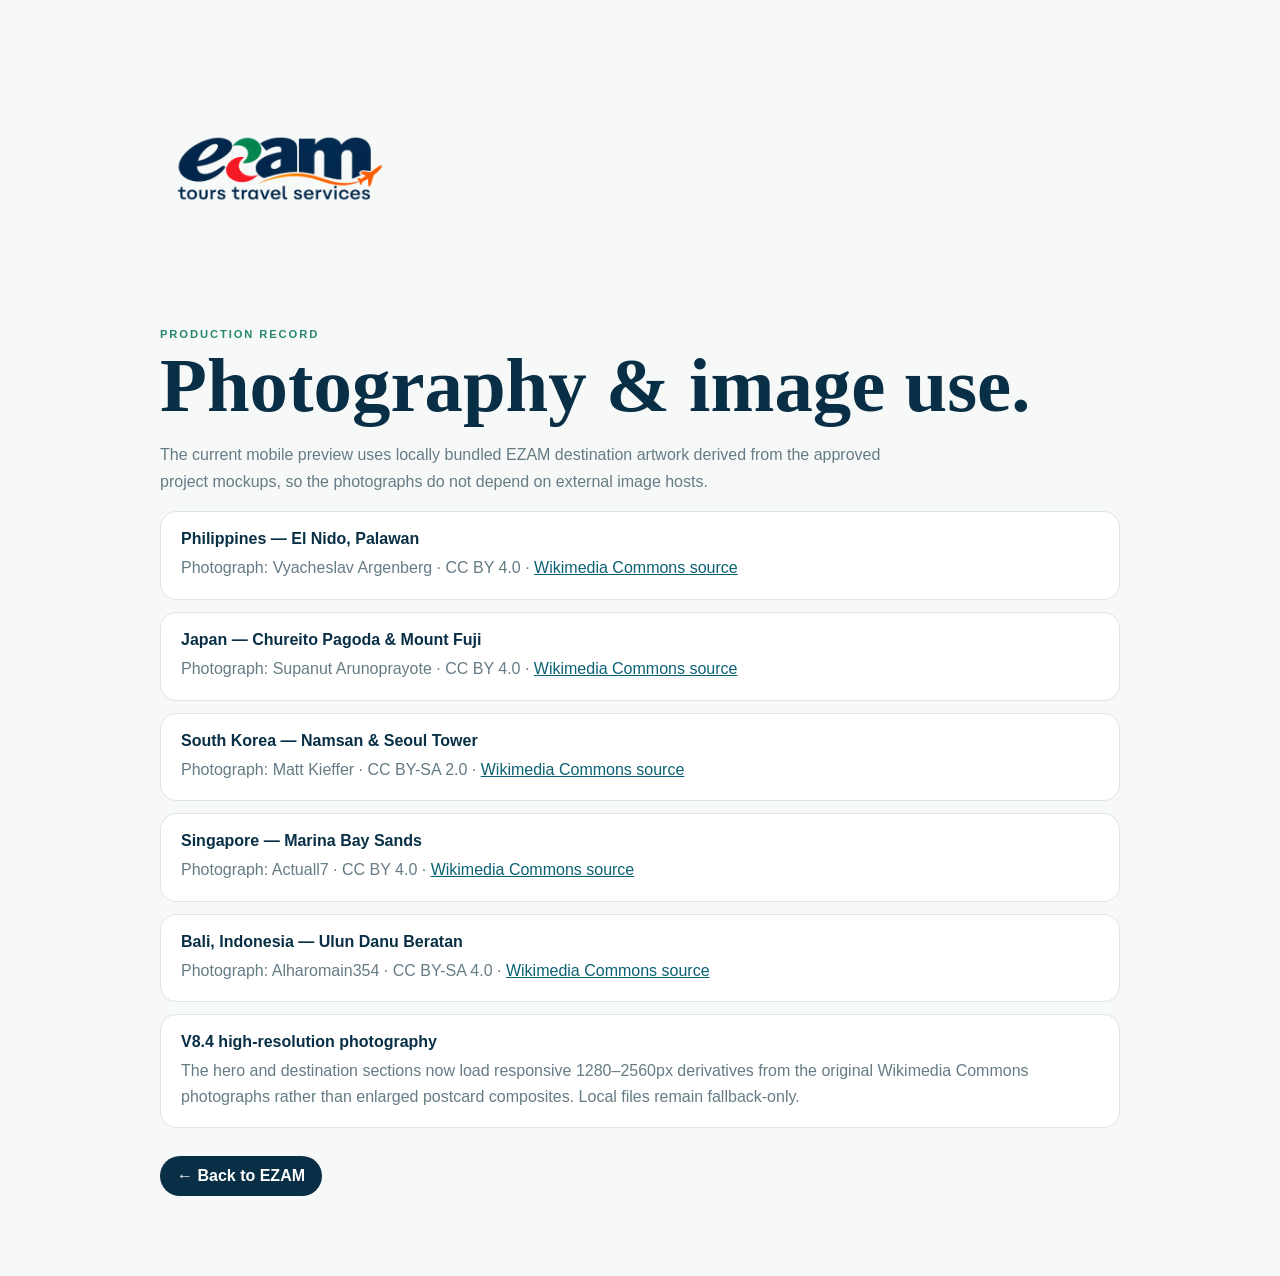
<file: photo-credits.html>
<!DOCTYPE html>

<html lang="en"><head><meta charset="utf-8"/><meta content="width=device-width,initial-scale=1" name="viewport"/>
<title>Photography Sources — EZAM</title>
<style>
body{margin:0;background:#f7f9f8;color:#082f45;font-family:Arial,sans-serif}.shell{width:min(92%,960px);margin:auto;padding:54px 0 80px}
img{width:230px}.ey{margin-top:40px;font-size:.7rem;text-transform:uppercase;letter-spacing:.17em;font-weight:800;color:#26866f}
h1{font:700 clamp(2.6rem,6vw,5rem)/.95 Georgia,serif;margin:10px 0 18px}.lead{color:#657b85;line-height:1.7;max-width:760px}
.item{background:#fff;border:1px solid #dce5e2;border-radius:16px;padding:18px 20px;margin-top:12px}.item h2{font-size:1rem;margin:0 0 7px}.item p{color:#657b85;line-height:1.6;margin:0}
a{color:#0a6174}.back{display:inline-block;margin-top:28px;background:#082f45;color:#fff;text-decoration:none;border-radius:999px;padding:11px 17px;font-weight:800}
</style></head><body><main class="shell">
<img alt="EZAM Tours &amp; Travel Services" src="assets/images/ezam-official-2026-on-light.png"/>
<div class="ey">Production record</div><h1>Photography &amp; image use.</h1>
<p class="lead">The current mobile preview uses locally bundled EZAM destination artwork derived from the approved project mockups, so the photographs do not depend on external image hosts.</p>



<div class="item"><h2>Philippines — El Nido, Palawan</h2><p>Photograph: Vyacheslav Argenberg · CC BY 4.0 · <a href="https://commons.wikimedia.org/wiki/File:Limestone_islands_in_Bacuit_Bay,_El_Nido,_Palawan,_Philippines.jpg" rel="noopener" target="_blank">Wikimedia Commons source</a></p></div><div class="item"><h2>Japan — Chureito Pagoda &amp; Mount Fuji</h2><p>Photograph: Supanut Arunoprayote · CC BY 4.0 · <a href="https://commons.wikimedia.org/wiki/File:Chureito_Pagoda_and_Mount_Fuji_20241022.jpg" rel="noopener" target="_blank">Wikimedia Commons source</a></p></div><div class="item"><h2>South Korea — Namsan &amp; Seoul Tower</h2><p>Photograph: Matt Kieffer · CC BY-SA 2.0 · <a href="https://commons.wikimedia.org/wiki/File:Namsan_Mountain_and_Seoul_Tower_(49174479338).jpg" rel="noopener" target="_blank">Wikimedia Commons source</a></p></div><div class="item"><h2>Singapore — Marina Bay Sands</h2><p>Photograph: Actuall7 · CC BY 4.0 · <a href="https://commons.wikimedia.org/wiki/File:Marina_Bay_Sands,_2026.jpg" rel="noopener" target="_blank">Wikimedia Commons source</a></p></div><div class="item"><h2>Bali, Indonesia — Ulun Danu Beratan</h2><p>Photograph: Alharomain354 · CC BY-SA 4.0 · <a href="https://commons.wikimedia.org/wiki/File:Ulun_Danu_Beratan,_Bali_(2).jpg" rel="noopener" target="_blank">Wikimedia Commons source</a></p></div><div class="item"><h2>V8.4 high-resolution photography</h2><p>The hero and destination sections now load responsive 1280–2560px derivatives from the original Wikimedia Commons photographs rather than enlarged postcard composites. Local files remain fallback-only.</p></div><a class="back" href="index.html">← Back to EZAM</a>
</main></body></html>
</file>
